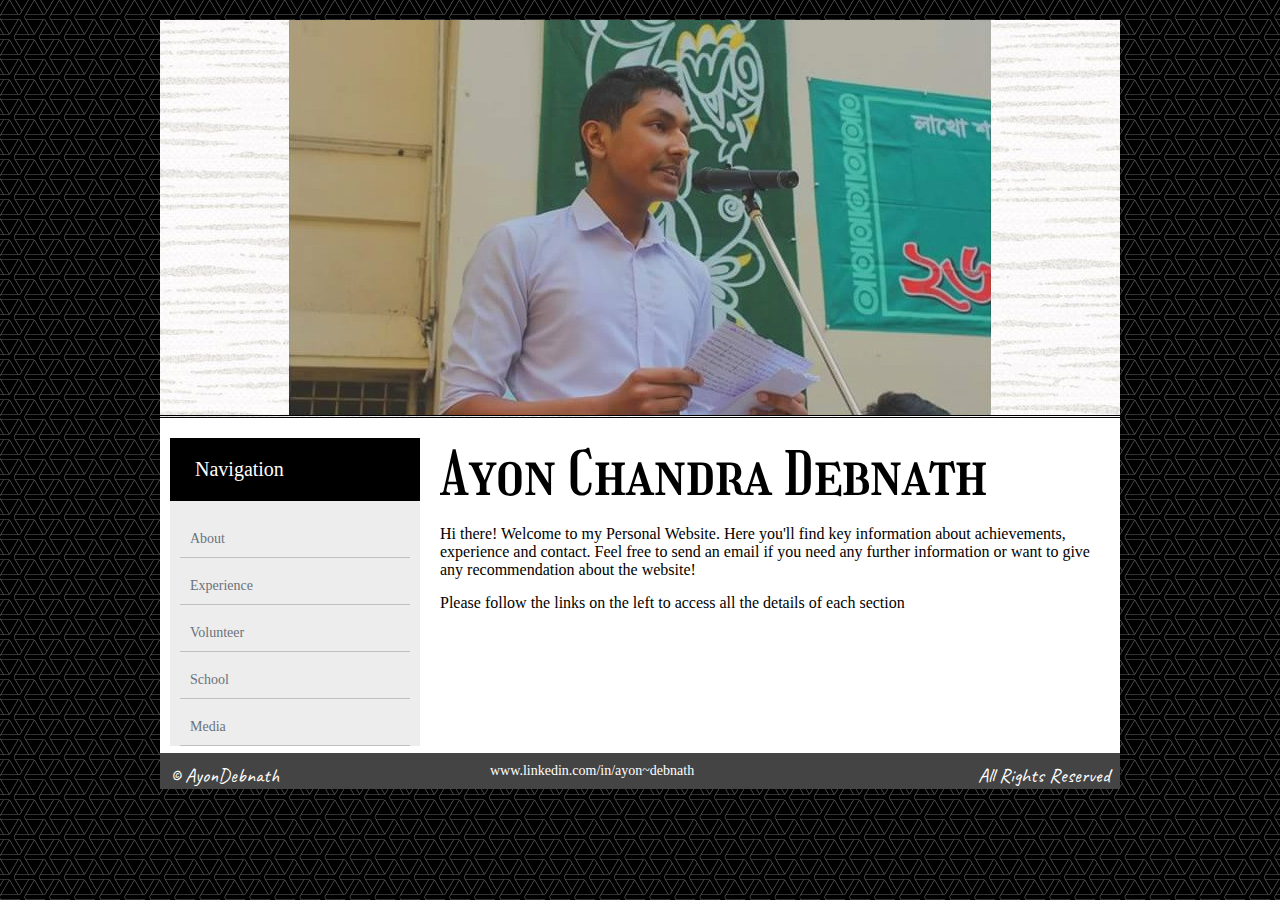
<file: index.html>
<html>
    <head>
        <title>Ayon</title>
        <link href="style.css"; type="text/css"; rel="stylesheet"/>
        <link rel="preconnect" href="https://fonts.gstatic.com">
        <link href="https://fonts.googleapis.com/css2?family=Girassol&display=swap" rel="stylesheet">
        <link rel="preconnect" href="https://fonts.gstatic.com">
        <link href="https://fonts.googleapis.com/css2?family=Caveat&family=Girassol&display=swap" rel="stylesheet">
        <link rel="preconnect" href="https://fonts.gstatic.com">
        <link rel="preconnect" href="https://fonts.gstatic.com">
        <link rel="preconnect" href="https://fonts.gstatic.com">

    </head>

    <body>
        <div class = "main">
            <div class = "header">
                <center><img src="Images/header.jpg"/></center>
            </div>

            <div class = "maincontent">
                <div class = "menu">
                    <ul>
                        <h1>Navigation</h1>
                        <li><a href="">About</a></li>
                        <li><a href="">Experience</a></li>
                        <li><a href="">Volunteer</a></li>
                        <li><a href="">School</a></li>
                        <li><a href="">Media</a></li>
                    </ul>
                </div>
                <div class = "content">
                    <h style= "font-family: 'Girassol', cursive; font-weight: normal">Ayon Chandra Debnath</h>
                    <p>
                        Hi there! Welcome to my Personal Website. Here you'll find key information about achievements, experience and contact. Feel free to send an email if you need any further information or want to give any recommendation about the website! 
                    </p>

					<p>Please follow the links on the left to access all the details of each section</p>
                </div>
            </div>
            <div class = "footer">

                <div class="one"><p style = "font-family: 'Caveat'; font-size: 20px; font-weight: normal"> &copy; AyonDebnath </p></div>
                <div class="two"> <p> www.linkedin.com/in/ayon~debnath</p></div>
                <div class="three"><p style = "font-family: 'Caveat'; font-size: 20px; font-weight: normal"> All Rights Reserved </p></div>

                

            </div>
        </div>
    </body>
</html>
</file>
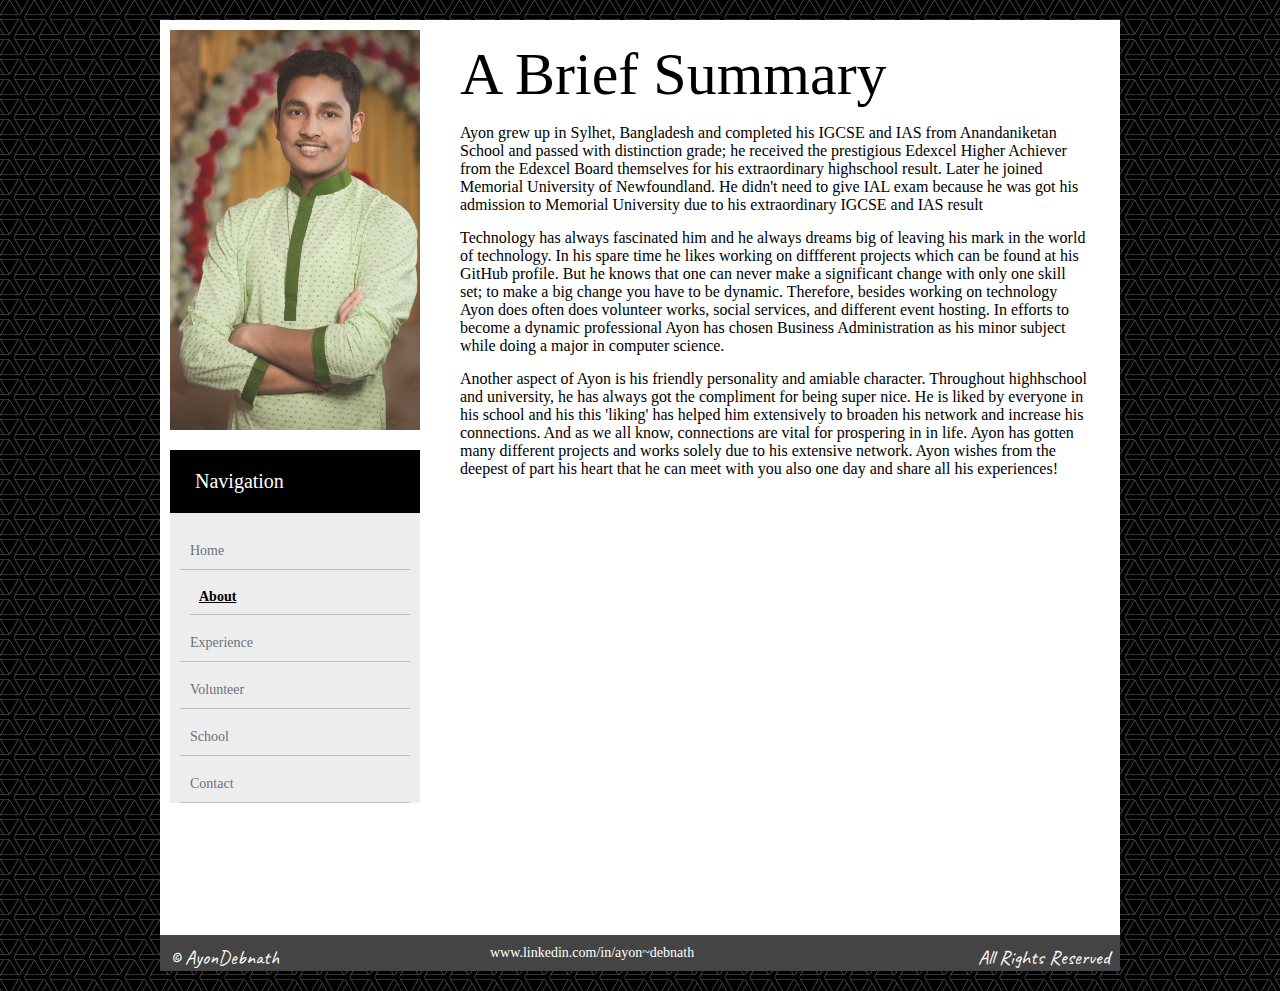
<file: About/About.html>
<html>
    <head>
        <title>Ayon</title>
        <link href="style.css"; type="text/css"; rel="stylesheet"/>
        <link rel="preconnect" href="https://fonts.gstatic.com">
        <link href="https://fonts.googleapis.com/css2?family=Girassol&display=swap" rel="stylesheet">
        <link rel="preconnect" href="https://fonts.gstatic.com">
        <link href="https://fonts.googleapis.com/css2?family=Caveat&family=Girassol&display=swap" rel="stylesheet">
        <link rel="preconnect" href="https://fonts.gstatic.com">
        <link rel="preconnect" href="https://fonts.gstatic.com">
        <link rel="preconnect" href="https://fonts.gstatic.com">
    </head>

    <body>
        <div class = main>
            <div class="header">
                <img src="../Images/headshot.JPG">
            </div>
            <div class ="maincontent">
                <div class="content">
                    <h>A Brief Summary</h>
                    <p>
                        Ayon grew up in Sylhet, Bangladesh and completed his IGCSE and IAS from Anandaniketan School and passed with distinction grade; he received the prestigious Edexcel Higher Achiever from the Edexcel Board themselves for his extraordinary highschool result. Later he joined Memorial University of Newfoundland. He didn't need to give IAL exam because he was got his admission to Memorial University due to his extraordinary IGCSE and IAS result
                    </p>
                    <p>
                        Technology has always fascinated him and he always dreams big of leaving his mark in the world of technology. In his spare time he likes working on diffferent projects which can be found at his GitHub profile. But he knows that one can never make a significant change with only one skill set; to make a big change you have to be dynamic. Therefore, besides working on technology Ayon does often does volunteer works, social services, and different event hosting. In efforts to become a dynamic professional Ayon has chosen Business Administration as his minor subject while doing a major in computer science. 
                    </p>
                    <p>
                        Another aspect of Ayon is his friendly personality and amiable character. Throughout highhschool and university, he has always got the compliment for being super nice. He is liked by everyone in his school and his this 'liking' has helped him extensively to broaden his network and increase his connections. And as we all know, connections are vital for prospering in in life. Ayon has gotten many different projects and works solely due to his extensive network. Ayon wishes from the deepest of part his heart that he can meet with you also one day and share all his experiences!
                    </p>
                </div>
                <div class = "menu">
                    <ul>
                        <h1>Navigation</h1>
                        <li><a href="../index.html">Home</a></li>
                        <u><li style="color: black; font-weight: bold; padding: 9px; margin-left: 20px; ">About</li></u>
                        <li><a href="../Experience/Experience.html">Experience</a></li>
                        <li><a href="../Volunteer/Volunteer.html">Volunteer</a></li>
                        <li><a href="../School/School.html">School</a></li>
                        <li><a href="../Contact/Contact.html">Contact</a></li>
                    </ul>
                </div>
            </div>
            <div class = "footer">
                <div class="one"><p style = "font-family: 'Caveat'; font-size: 20px; font-weight: normal"> &copy; AyonDebnath </p></div>
                <div class="two"> <p> www.linkedin.com/in/ayon~debnath</p></div>
                <div class="three"><p style = "font-family: 'Caveat'; font-size: 20px; font-weight: normal"> All Rights Reserved </p></div>
            </div>
        </div>
    
    </body>
</html>
</file>
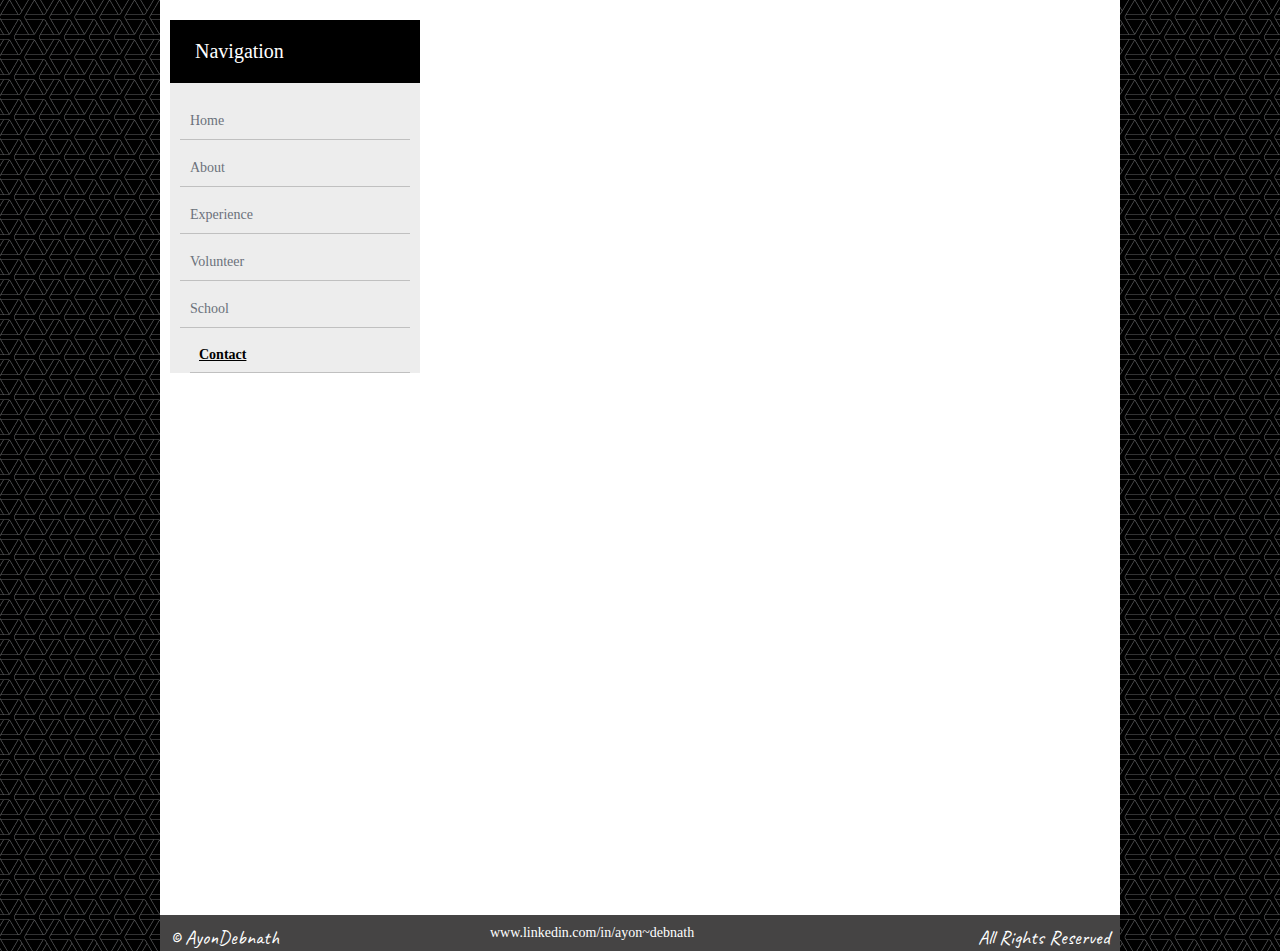
<file: Contact/Contact.html>
<html>
    <head>
        <title>Ayon</title>
        <link href="style.css"; type="text/css"; rel="stylesheet"/>
        <link rel="preconnect" href="https://fonts.gstatic.com">
        <link href="https://fonts.googleapis.com/css2?family=Girassol&display=swap" rel="stylesheet">
        <link rel="preconnect" href="https://fonts.gstatic.com">
        <link href="https://fonts.googleapis.com/css2?family=Caveat&family=Girassol&display=swap" rel="stylesheet">
        <link rel="preconnect" href="https://fonts.gstatic.com">
        <link rel="preconnect" href="https://fonts.gstatic.com">
        <link rel="preconnect" href="https://fonts.gstatic.com">
    </head>

    <body>
        <div class = main>
            <div class ="maincontent">
                <div class = "menu">
                    <ul>
                        <h1>Navigation</h1>
                        <li><a href="../index.html">Home</a></li>
                        <li><a href="../About/About.html">About</a></li>
                        <li><a href="../Experience/Experience.html">Experience</a></li>
                        <li><a href="../Volunteer/Volunteer.html">Volunteer</a></li>
                        <li><a href="../School/School.html">School</a></li>
                        <u><li style="color: black; font-weight: bold; padding: 9px; margin-left: 20px; ">Contact</li></u>
                    </ul>
                </div>
            </div>
            <div class = "footer">

                <div class="one"><p style = "font-family: 'Caveat'; font-size: 20px; font-weight: normal"> &copy; AyonDebnath </p></div>
                <div class="two"> <p> www.linkedin.com/in/ayon~debnath</p></div>
                <div class="three"><p style = "font-family: 'Caveat'; font-size: 20px; font-weight: normal"> All Rights Reserved </p></div>
            </div>
        </div>
    
    </body>
</html>
</file>
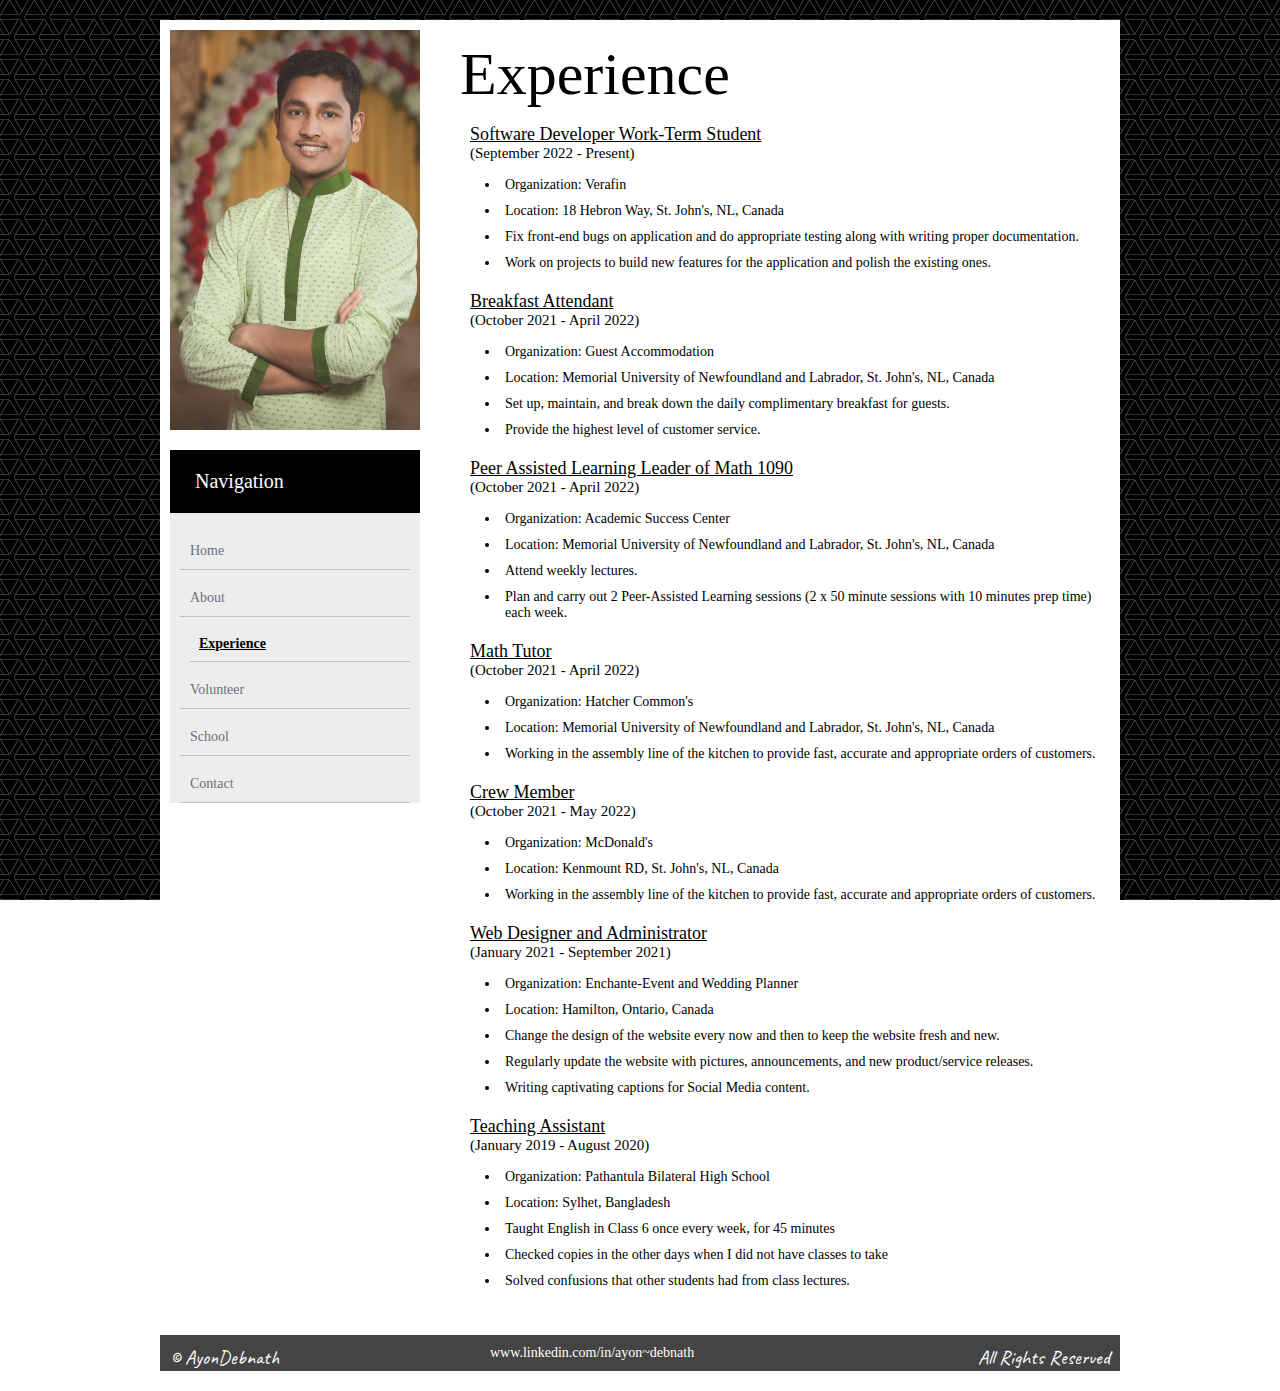
<file: Experience/Experience.html>
<html>
    <head>
        <title>Ayon</title>
        <link href="style.css"; type="text/css"; rel="stylesheet"/>
        <link rel="preconnect" href="https://fonts.gstatic.com">
        <link href="https://fonts.googleapis.com/css2?family=Girassol&display=swap" rel="stylesheet">
        <link rel="preconnect" href="https://fonts.gstatic.com">
        <link href="https://fonts.googleapis.com/css2?family=Caveat&family=Girassol&display=swap" rel="stylesheet">
        <link rel="preconnect" href="https://fonts.gstatic.com">
        <link rel="preconnect" href="https://fonts.gstatic.com">
        <link rel="preconnect" href="https://fonts.gstatic.com">
    </head>

    <body>
        <div class = main>
            <div class="header">
                <img src="../Images/headshot.JPG">
            </div>
            <div class ="maincontent">
                <div class="content">
                    <h>Experience</h>
                    <ul>
                        <u><p>Software Developer Work-Term Student</p></u>
                        <p style = "font-size: 15px; margin-top: -10px">(September 2022 - Present)</p>
                        <li>Organization: Verafin
                        </li>
                        <li>Location: 18 Hebron Way, St. John's, NL, Canada</li>
                        <li>Fix front-end bugs on application and do appropriate testing along with writing proper documentation.</li>
                        <li>Work on projects to build new features for the application and polish the existing ones.</li>
                    </ul>
                    <ul>
                        <u><p>Breakfast Attendant</p></u>
                        <p style = "font-size: 15px; margin-top: -10px">(October 2021 - April 2022)</p>
                        <li>Organization: Guest Accommodation
                        </li>
                        <li>Location: Memorial University of Newfoundland and Labrador, St. John's, NL, Canada</li>
                        <li>Set up, maintain, and break down the daily complimentary breakfast for guests.</li>
                        <li>Provide the highest level of customer service.</li>
                    </ul>
                    <ul>
                        <u><p>Peer Assisted Learning Leader of Math 1090</p></u>
                        <p style = "font-size: 15px; margin-top: -10px">(October 2021 - April 2022)</p>
                        <li>Organization: Academic Success Center
                        </li>
                        <li>Location: Memorial University of Newfoundland and Labrador, St. John's, NL, Canada</li>
                        <li>Attend weekly lectures. </li>
                        <li>Plan and carry out 2 Peer-Assisted Learning sessions (2 x 50 minute sessions with 10 minutes prep time) each week. </li>
                    </ul>
                    <ul>
                        <u><p>Math Tutor</p></u>
                        <p style = "font-size: 15px; margin-top: -10px">(October 2021 - April 2022)</p>
                        <li>Organization: Hatcher Common's
                        </li>
                        <li>Location: Memorial University of Newfoundland and Labrador, St. John's, NL, Canada</li>
                        <li>Working in the assembly line of the kitchen to provide fast, accurate and appropriate orders of customers.</li>
                        
                    </ul>
                    <ul>
                        <u><p>Crew Member</p></u>
                        <p style = "font-size: 15px; margin-top: -10px">(October 2021 - May 2022)</p>
                        <li>Organization: McDonald's</li>
                        <li>Location: Kenmount RD, St. John's, NL, Canada</li>
                        <li>Working in the assembly line of the kitchen to provide fast, accurate and appropriate orders of customers.</li>
                        
                    </ul>
                    <ul>
                        <u><p>Web Designer and Administrator</p></u>
                        <p style = "font-size: 15px; margin-top: -10px">(January 2021 - September 2021)</p>
                        <li>Organization: Enchante-Event and Wedding Planner</li>
                        <li>Location: Hamilton, Ontario, Canada</li>
                        <li>Change the design of the website every now and then to keep the website fresh and new.</li>
                        <li>Regularly update the website with pictures, announcements, and new product/service releases. </li>
                        <li>Writing captivating captions for Social Media content. </li>
                    </ul>
                    <ul>
                        <u><p>Teaching Assistant</p></u>
                        <p style = "font-size: 15px; margin-top: -10px">(January 2019 - August 2020)</p>
                        <li>Organization: Pathantula Bilateral High School</li>
                        <li>Location: Sylhet, Bangladesh</li>
                        <li>Taught English in Class 6 once every week, for 45 minutes</li>
                        <li>Checked copies in the other days when I did not have classes to take</li>
                        <li>Solved confusions that other students had from class lectures.</li>
                    </ul>

                </div>
                <div class = "menu">
                    <ul>
                        <h1>Navigation</h1>
                        <li><a href="../index.html">Home</a></li>
                        <li><a href="../About/About.html">About</a></li>
                        <u><li style="color: #000; black; font-weight: bold; padding: 9px; margin-left: 20px; ">Experience</li></u>
                        <li><a href="../Volunteer/Volunteer.html">Volunteer</a></li>
                        <li><a href="../School/School.html">School</a></li>
                        <li><a href="../Contact/Contact.html">Contact</a></li>
                    </ul>
                </div>
            </div>
            <div class = "footer">
                <div class="one"><p style = "font-family: 'Caveat'; font-size: 20px; font-weight: normal"> &copy; AyonDebnath </p></div>
                <div class="two"> <p> www.linkedin.com/in/ayon~debnath</p></div>
                <div class="three"><p style = "font-family: 'Caveat'; font-size: 20px; font-weight: normal"> All Rights Reserved </p></div>
            </div>
        </div>
    
    </body>
</html>
</file>
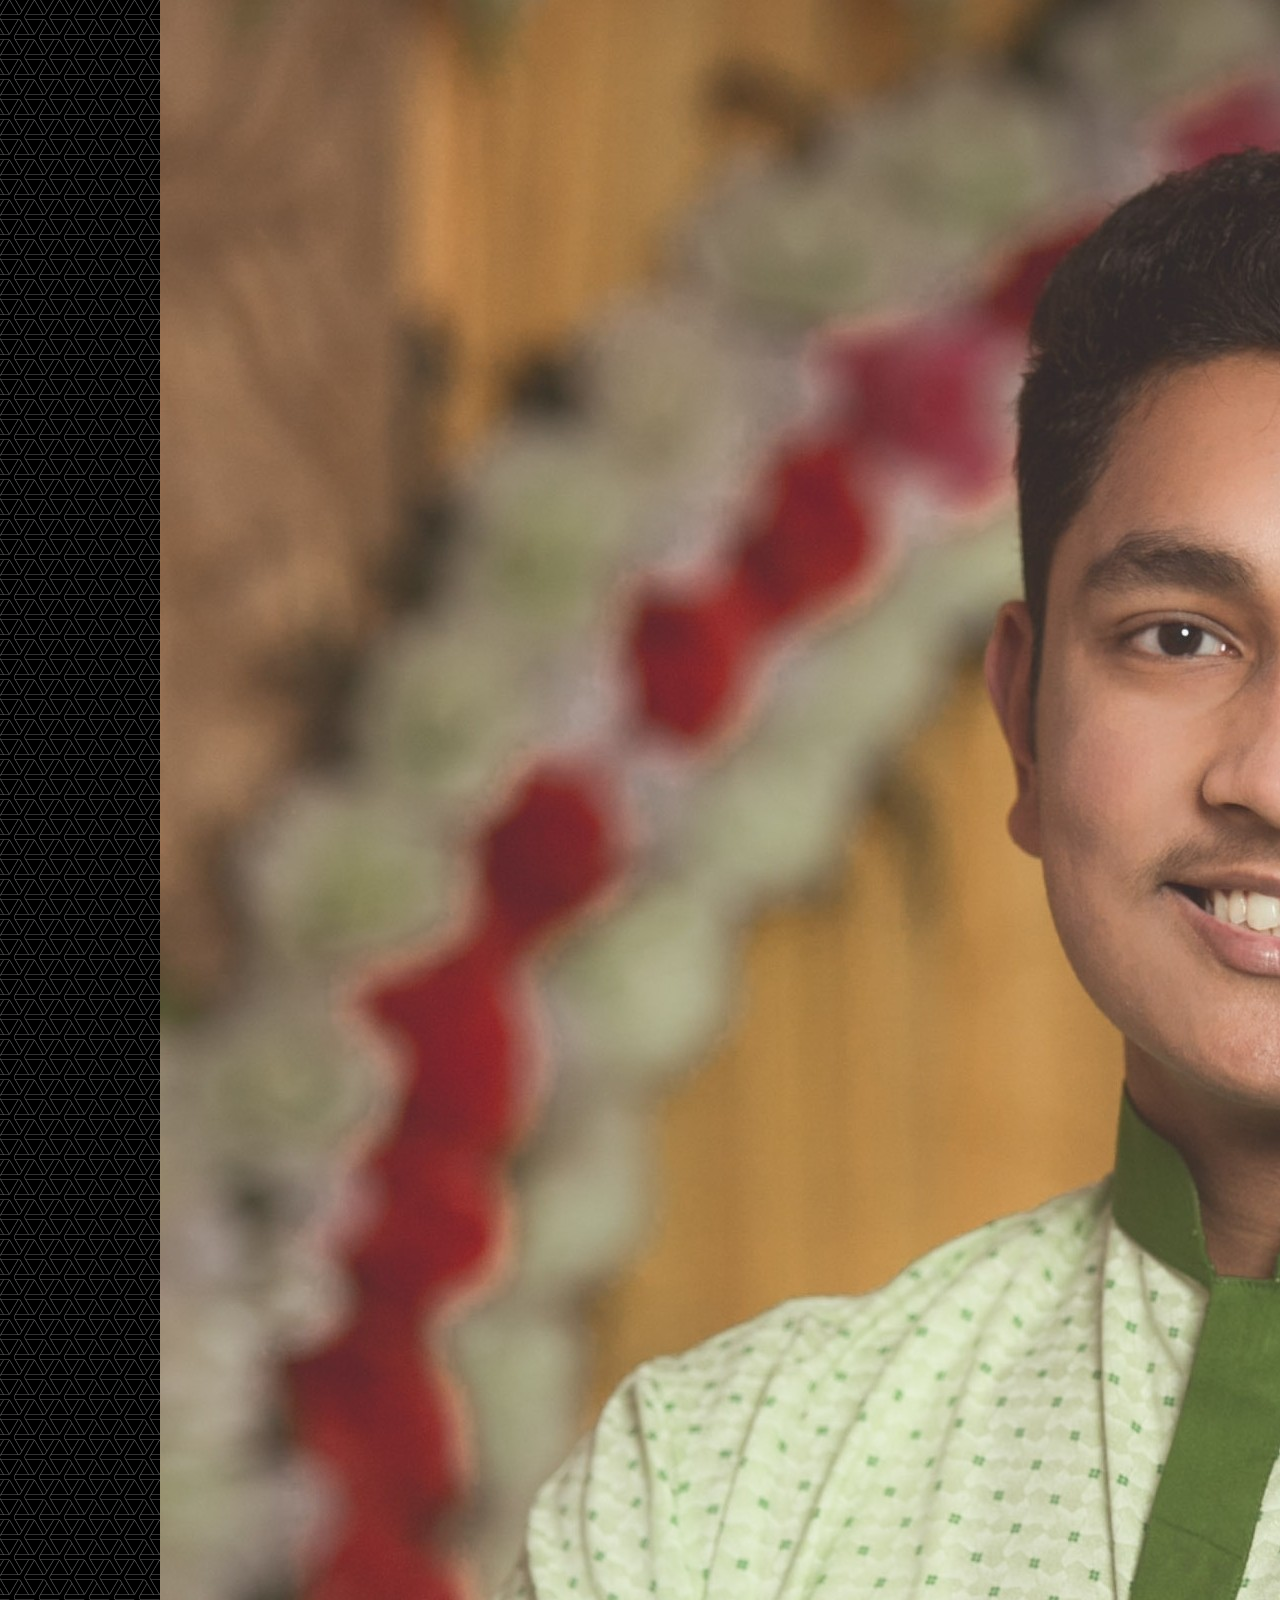
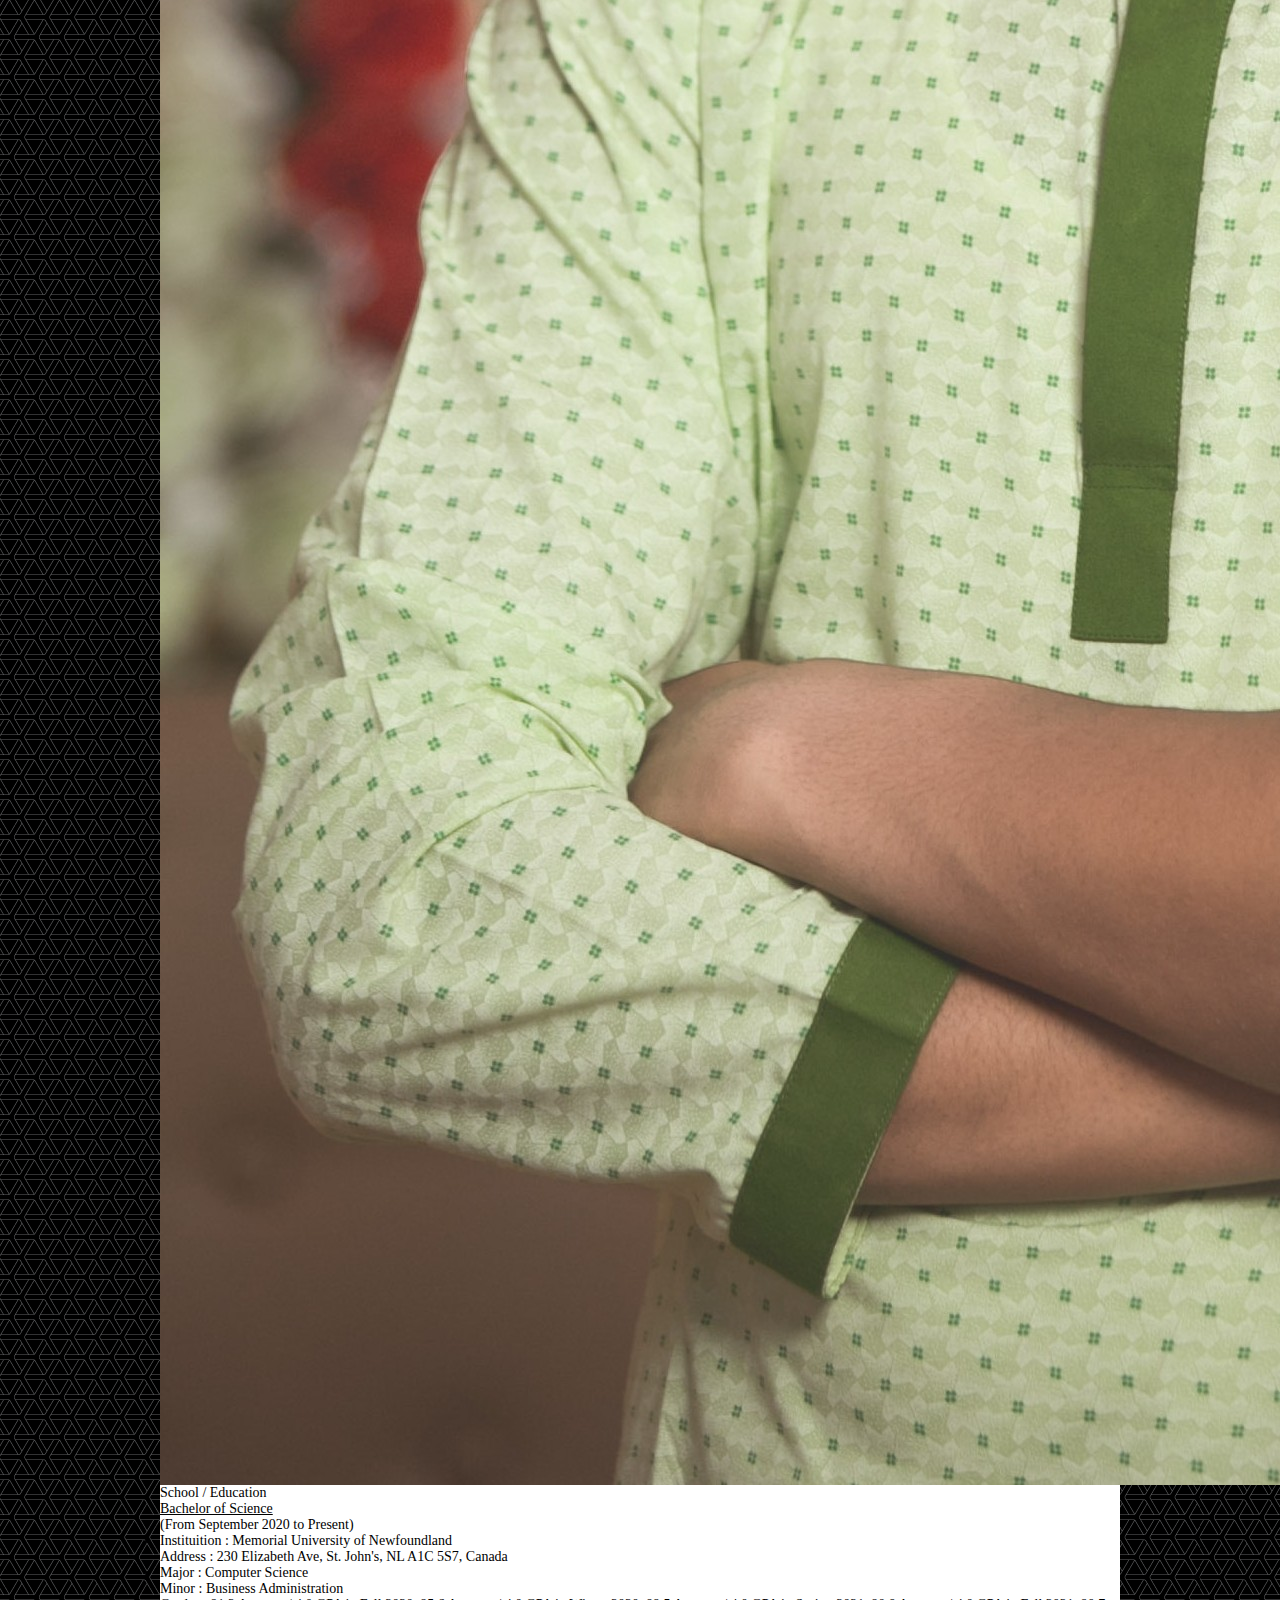
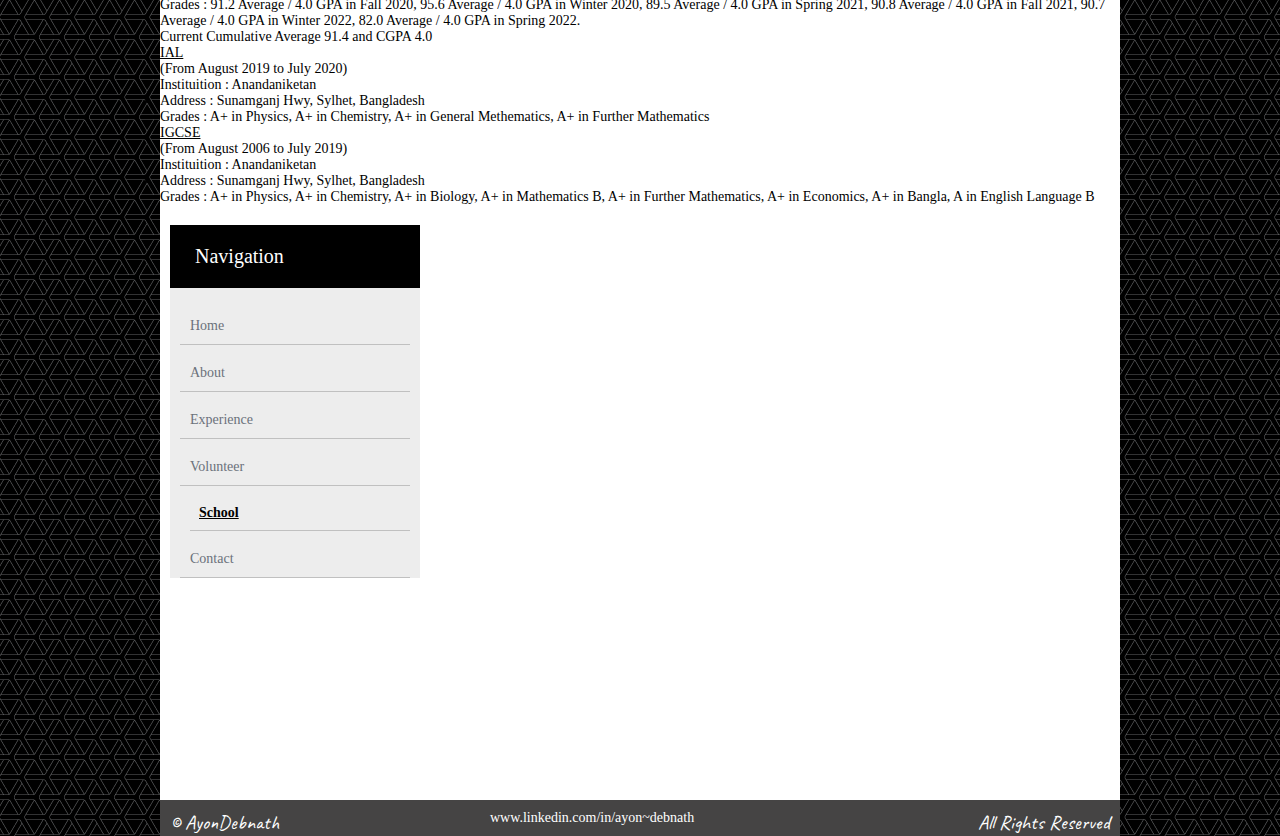
<file: School/School.html>
<html>
    <head>
        <title>Ayon</title>
        <link href="style.css"; type="text/css"; rel="stylesheet"/>
        <link rel="preconnect" href="https://fonts.gstatic.com">
        <link href="https://fonts.googleapis.com/css2?family=Girassol&display=swap" rel="stylesheet">
        <link rel="preconnect" href="https://fonts.gstatic.com">
        <link href="https://fonts.googleapis.com/css2?family=Caveat&family=Girassol&display=swap" rel="stylesheet">
        <link rel="preconnect" href="https://fonts.gstatic.com">
        <link rel="preconnect" href="https://fonts.gstatic.com">
        <link rel="preconnect" href="https://fonts.gstatic.com">
    </head>

    <body>
        <div class = main>
            <div class="header">
                <img src="../Images/headshot.JPG">
            </div>
            <div class ="maincontent">
                <div class="content">
                    <h>School / Education</h>

                    <u><h1>Bachelor of Science</h1></u>
                    <h2>(From September 2020 to Present)</h2>
                    <ul>
                        <li>Instituition : Memorial University of Newfoundland<br> </li>
                        <li>Address : 230 Elizabeth Ave, St. John's, NL A1C 5S7, Canada</li>
                        <li>Major : Computer Science</li>
                        <li>Minor : Business Administration</li>
                        <li>Grades : 91.2 Average / 4.0 GPA in Fall 2020, 95.6 Average / 4.0 GPA in Winter 2020, 89.5 Average / 4.0 GPA in Spring 2021, 90.8 Average / 4.0 GPA in Fall 2021, 90.7 Average / 4.0 GPA in Winter 2022, 82.0 Average / 4.0 GPA in Spring 2022. <br> Current Cumulative Average 91.4 and CGPA 4.0 </li>
                    </ul>

                    <u><h1>IAL</h1></u>
                    <h2>(From August 2019 to July 2020)</h2>
                    <ul>
                        <li>Instituition : Anandaniketan <br></li>
                        <li>Address : Sunamganj Hwy, Sylhet, Bangladesh<br></li>
                        <li>Grades : A+ in Physics, A+ in Chemistry, A+ in General Methematics, A+ in Further Mathematics</li> 
                        
                
                    </ul>

                    <u><h1>IGCSE</h1></u>
                    <h2>(From August 2006 to July 2019)</h2>
                    <ul>
                        
                        <li>Instituition : Anandaniketan <br></li>
                        <li>Address : Sunamganj Hwy, Sylhet, Bangladesh<br></li>
                        <li>Grades : A+ in Physics,  A+ in Chemistry, A+ in Biology, A+ in Mathematics B, A+ in Further Mathematics, A+ in   Economics, A+ in Bangla, A in English Language B</li>
                    </ul>
               </div>
                <div class = "menu">
                    <ul>
                        <h1>Navigation</h1>
                        <li><a href="../index.html">Home</a></li>
                        <li><a href="../About/About.html">About</a></li>
                        <li><a href="../Experience/Experience.html">Experience</a></li>
                        <li><a href="../Volunteer/Volunteer.html">Volunteer</a></li>
                        <u><li style="color: #000; black; font-weight: bold; padding: 9px; margin-left: 20px">School</li></u>
                        <li><a href="../Contact/Contact.html">Contact</a> </li>
                    </ul>
                </div>
            </div>
            <div class = "footer">
                <div class="one"><p style = "font-family: 'Caveat'; font-size: 20px; font-weight: normal"> &copy; AyonDebnath </p></div>
                <div class="two"> <p> www.linkedin.com/in/ayon~debnath</p></div>
                <div class="three"><p style = "font-family: 'Caveat'; font-size: 20px; font-weight: normal"> All Rights Reserved </p></div>
            </div>
        </div>
       
    </body>
</html>
</file>
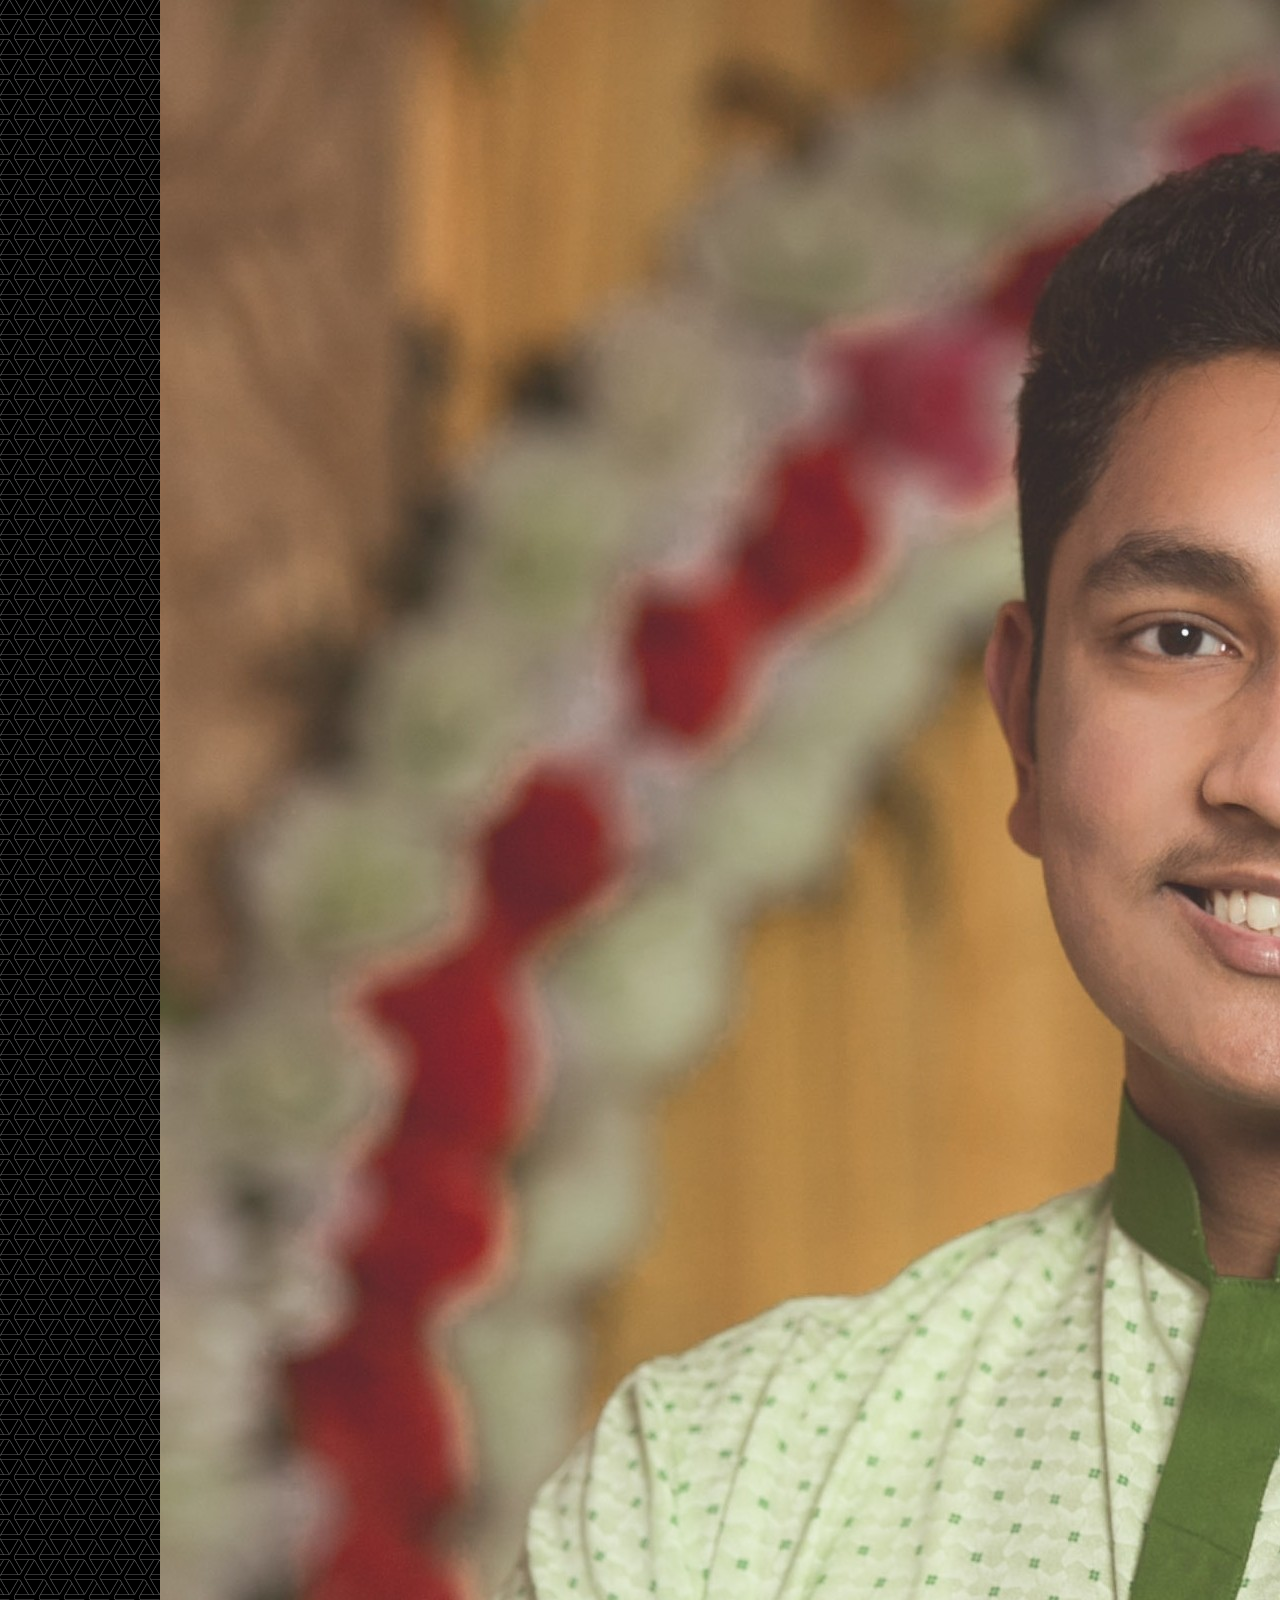
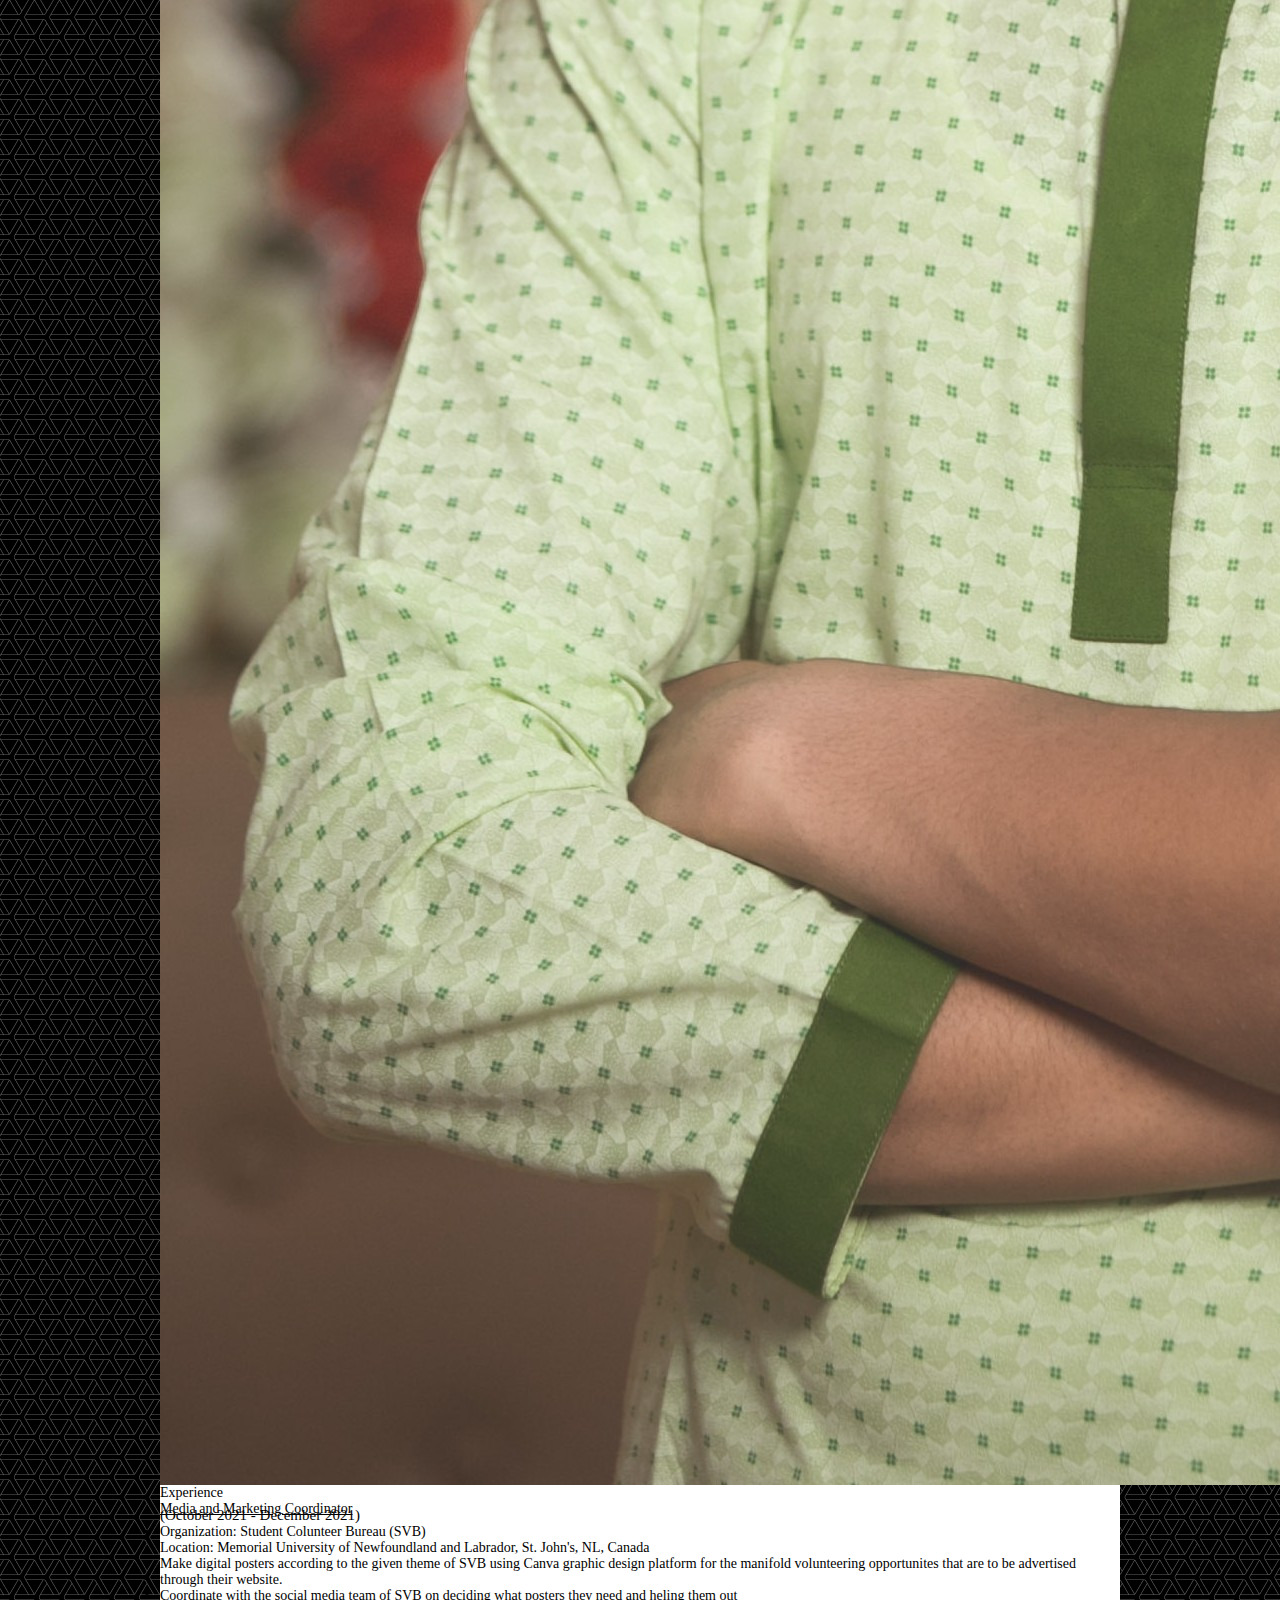
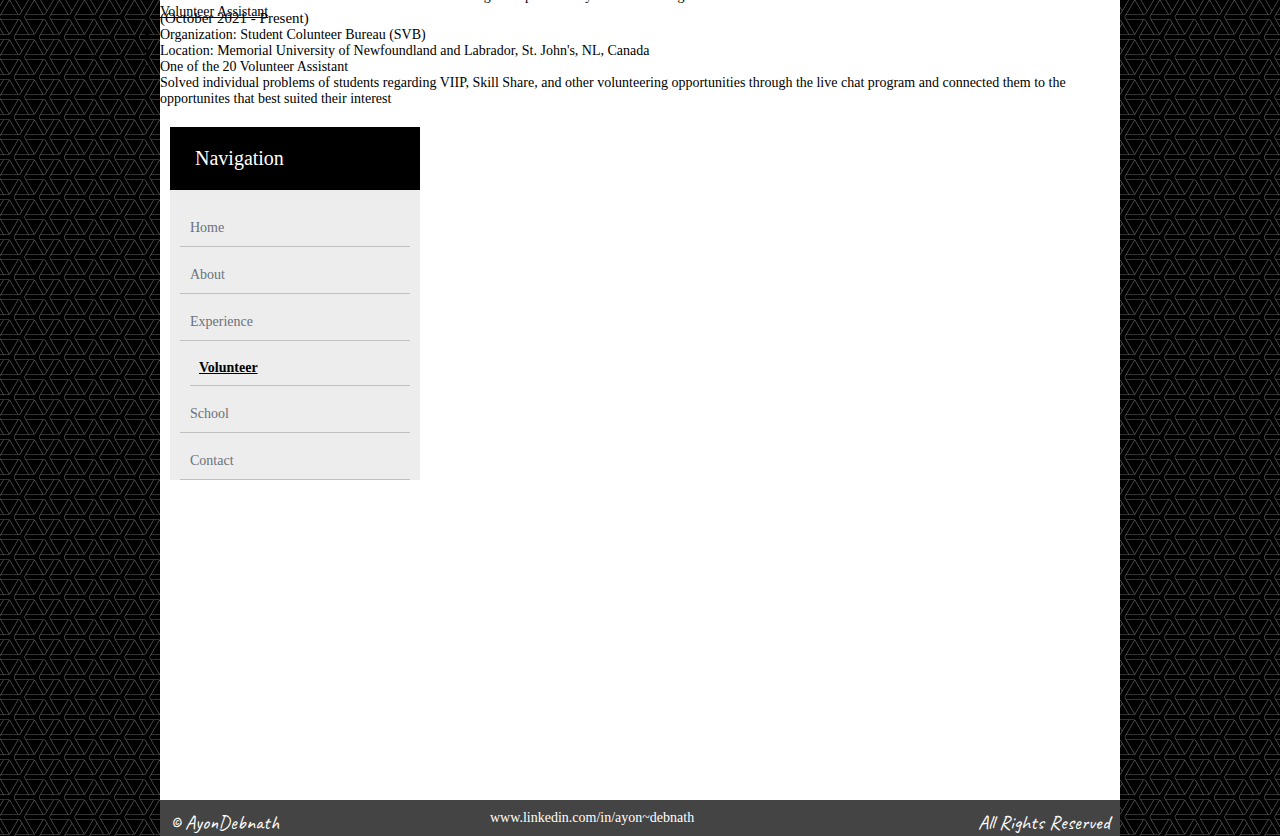
<file: Volunteer/Volunteer.html>
<html>
    <head>
        <title>Ayon</title>
        <link href="style.css"; type="text/css"; rel="stylesheet"/>
        <link rel="preconnect" href="https://fonts.gstatic.com">
        <link href="https://fonts.googleapis.com/css2?family=Girassol&display=swap" rel="stylesheet">
        <link rel="preconnect" href="https://fonts.gstatic.com">
        <link href="https://fonts.googleapis.com/css2?family=Caveat&family=Girassol&display=swap" rel="stylesheet">
        <link rel="preconnect" href="https://fonts.gstatic.com">
        <link rel="preconnect" href="https://fonts.gstatic.com">
        <link rel="preconnect" href="https://fonts.gstatic.com">
    </head>

    <body>
        <div class = main>
            <div class="header">
                <img src="../Images/headshot.JPG">
            </div>
            <div class ="maincontent">
                <div class="content">
                    <h>Experience</h>
                    <ul>
                        <u><p>Media and Marketing Coordinator</p></u>
                        <p style = "font-size: 15px; margin-top: -10px">(October 2021 - December 2021)</p>
                        <li>Organization: Student Colunteer Bureau (SVB)
                        </li>
                        <li>Location: Memorial University of Newfoundland and Labrador, St. John's, NL, Canada</li>
                        <li>Make digital posters according to the given theme of SVB using Canva graphic design platform for the manifold volunteering opportunites that are to be advertised through their website. </li>
                        <li>Coordinate with the social media team of SVB on deciding what posters they need and heling them out</li>
                    </ul>
                    <ul>
                        <u><p>Volunteer Assistant</p></u>
                        <p style = "font-size: 15px; margin-top: -10px">(October 2021 - Present)</p>
                        <li>Organization: Student Colunteer Bureau (SVB)
                        </li>
                        <li>Location: Memorial University of Newfoundland and Labrador, St. John's, NL, Canada</li>
                        <li>One of the 20 Volunteer Assistant </li>
                        <li>Solved individual problems of students regarding VIIP, Skill Share, and other volunteering opportunities through the live chat program and connected them to the opportunites that best suited their interest</li>

                </div>
                <div class = "menu">
                    <ul>
                        <h1>Navigation</h1>
                        <li><a href="../index.html">Home</a></li>
                        <li><a href="../About/About.html">About</a></li>
                        <li><a href="../Experience/Experience.html">Experience</a></li>
                        <u><li style="color: #000; black; font-weight: bold; padding: 9px; margin-left: 20px;" >Volunteer</li></u>
                        <li><a href="../School/School.html">School</a></li>
                        <li><a href="../Contact/Contact.html">Contact</a></li>
                    </ul>
                </div>
            </div>
            <div class = "footer">
                <div class="one"><p style = "font-family: 'Caveat'; font-size: 20px; font-weight: normal"> &copy; AyonDebnath </p></div>
                <div class="two"> <p> www.linkedin.com/in/ayon~debnath</p></div>
                <div class="three"><p style = "font-family: 'Caveat'; font-size: 20px; font-weight: normal"> All Rights Reserved </p></div>
            </div>
        </div>
    
    </body>
</html>
</file>
<file: style.css>
* {margin:0; padding:0;font-family: Ariel; font-size: 14px; font-weight: normal;}
body{margin: 20px auto; width: 960px; background: url(Images/bg.png) repeat fixed}
.main {background: #FFF}
.header {background: url(Images/headerbg.jpg); border-bottom: 3px #000 solid; border-bottom-style:  double}
.intro {font-size: 100px; color: #000000}

.maincontent {height: 320px}

.menu {float: left}
.menu ul {width: 250px; margin-right: 20px;background: #ededed; margin-left: 10px; list-style: none}
.menu ul li{margin: 10px; padding: 10px; border-bottom: 1px solid #c0c0c0}
.menu ul li a{text-decoration: none;color: #6B717B}
.menu ul li a:hover{color: black; font-weight: bold; padding: 10px}
.menu h1 {background: #000; color: #FFFFFF; font-weight: normal; margin-bottom: 20px; margin-top: 20px; padding: 20px 25px; width: 200px; font-size: 20px; }

.content{float: right; width: 680px; margin-top: 20px}
.content h {font-size: 60px;}
.content p {margin-top: 15px; font-size: 16px; margin-right: 10px}

.footer {background: #1d1c1cd2; padding:10px; color: white; margin-top: 15px}
.one {width:320px; float: left}
.two {width:320px; padding: 0px 300px}
.three {float: right; margin-top: -16px;}
</file>
<file: About/style.css>
*{margin:0; padding:0;font-family: Ariel; font-size: 14px; font-weight: normal}
body{margin: 20px auto; background: url(../Images/bg.png) repeat; width: 960px}

.main{background: white}

.maincontent {height: 900px}

.header {margin-left: 10px}
.header img{float: left; width: 250px; height: 400px; margin-top:10px}

.content{float: right; width: 680px; margin-top: 20px; }
.content h {font-size: 60px;margin-left: 20px;}
.content p {margin-top: 15px; font-size: 16px; margin-right: 30px; margin-left: 20px;}

.menu {float: left}
.menu ul {width: 250px; margin-right: 20px;background: #ededed; margin-left: 10px; list-style: none;}
.menu ul li{margin: 10px; padding: 10px; border-bottom: 1px solid #c0c0c0}
.menu ul li a{text-decoration: none;color: #6B717B}
.menu ul li a:hover{color: black; font-weight: bold; padding: 10px}
.menu h1 {background: #000; color: #FFFFFF; font-weight: normal; margin-bottom: 20px; margin-top: 20px; padding: 20px 25px; width: 200px; font-size: 20px; }

.footer {background: #1d1c1cd2; padding:10px; color: white; margin-top: 15px}
.one {width:320px; float: left}
.two {width:320px; padding: 0px 300px}
.three {float: right; margin-top: -16px;}
</file>
<file: Contact/style.css>
*{margin:0; padding:0;font-family: Ariel; font-size: 14px; font-weight: normal}
body{margin: 0px auto; background: url(../Images/bg.png) repeat; width: 960px}

.main{background: white}

.maincontent {height: 900px}

.menu {float: left}
.menu ul {width: 250px; margin-right: 20px;background: #ededed; margin-left: 10px; list-style: none}
.menu ul li{margin: 10px; padding: 10px; border-bottom: 1px solid #c0c0c0}
.menu ul li a{text-decoration: none;color: #6B717B}
.menu ul li a:hover{color: black; font-weight: bold; padding: 10px}
.menu h1 {background: #000; color: #FFFFFF; font-weight: normal; margin-bottom: 20px; margin-top: 20px; padding: 20px 25px; width: 200px; font-size: 20px; }

.footer {background: #1d1c1cd2; padding:10px; color: white; margin-top: 15px}
.one {width:320px; float: left}
.two {width:320px; padding: 0px 300px}
.three {float: right; margin-top: -16px;}
</file>
<file: Experience/style.css>
*{margin:0; padding:0;font-family: Ariel; font-size: 14px; font-weight: normal}
body{margin: 20px auto; background: url(../Images/bg.png) repeat fixed; width: 960px}

.main{background: white}

.maincontent {height: 1300px}

.header {margin-left: 10px}
.header img{float: left; width: 250px; height: 400px; margin-top:10px}

.content{float: right; width: 680px; margin-top: 20px; }
.content h {font-size: 60px;margin-left: 20px;}
.content p {margin-top: 15px; margin-bottom: 10px; font-size: 18px; margin-right: 30px; margin-left: 20px;}
.content ul{margin-left: 10px}
.content ul li{margin-left:50px; padding: 5px}

.menu {float: left}
.menu ul {width: 250px; margin-right: 20px;background: #ededed; margin-left: 10px; list-style: none;}
.menu ul li{margin: 10px; padding: 10px; border-bottom: 1px solid #c0c0c0}
.menu ul li a{text-decoration: none;color: #6B717B}
.menu ul li a:hover{color: black; font-weight: bold; padding: 10px}
.menu h1 {background: #000; color: #FFFFFF; font-weight: normal; margin-bottom: 20px; margin-top: 20px; padding: 20px 25px; width: 200px; font-size: 20px; }

.footer {background: #1d1c1cd2; padding:10px; color: white; margin-top: 15px}
.one {width:320px; float: left}
.two {width:320px; padding: 0px 300px}
.three {float: right; margin-top: -16px;}
</file>
<file: School/style.css>
*{margin:0; padding:0;font-family: Ariel; font-size: 14px; font-weight: normal}
body{margin: 0px auto; background: url(../Images/bg.png) repeat; width: 960px}

.main{background: white}

.maincontent {height: 900px}

.menu {float: left}
.menu ul {width: 250px; margin-right: 20px;background: #ededed; margin-left: 10px; list-style: none}
.menu ul li{margin: 10px; padding: 10px; border-bottom: 1px solid #c0c0c0}
.menu ul li a{text-decoration: none;color: #6B717B}
.menu ul li a:hover{color: black; font-weight: bold; padding: 10px}
.menu h1 {background: #000; color: #FFFFFF; font-weight: normal; margin-bottom: 20px; margin-top: 20px; padding: 20px 25px; width: 200px; font-size: 20px; }

.footer {background: #1d1c1cd2; padding:10px; color: white; margin-top: 15px}
.one {width:320px; float: left}
.two {width:320px; padding: 0px 300px}
.three {float: right; margin-top: -16px;}
</file>
<file: Volunteer/style.css>
*{margin:0; padding:0;font-family: Ariel; font-size: 14px; font-weight: normal}
body{margin: 0px auto; background: url(../Images/bg.png) repeat; width: 960px}

.main{background: white}

.maincontent {height: 900px}

.menu {float: left}
.menu ul {width: 250px; margin-right: 20px;background: #ededed; margin-left: 10px; list-style: none}
.menu ul li{margin: 10px; padding: 10px; border-bottom: 1px solid #c0c0c0}
.menu ul li a{text-decoration: none;color: #6B717B}
.menu ul li a:hover{color: black; font-weight: bold; padding: 10px}
.menu h1 {background: #000; color: #FFFFFF; font-weight: normal; margin-bottom: 20px; margin-top: 20px; padding: 20px 25px; width: 200px; font-size: 20px; }

.footer {background: #1d1c1cd2; padding:10px; color: white; margin-top: 15px}
.one {width:320px; float: left}
.two {width:320px; padding: 0px 300px}
.three {float: right; margin-top: -16px;}
</file>
